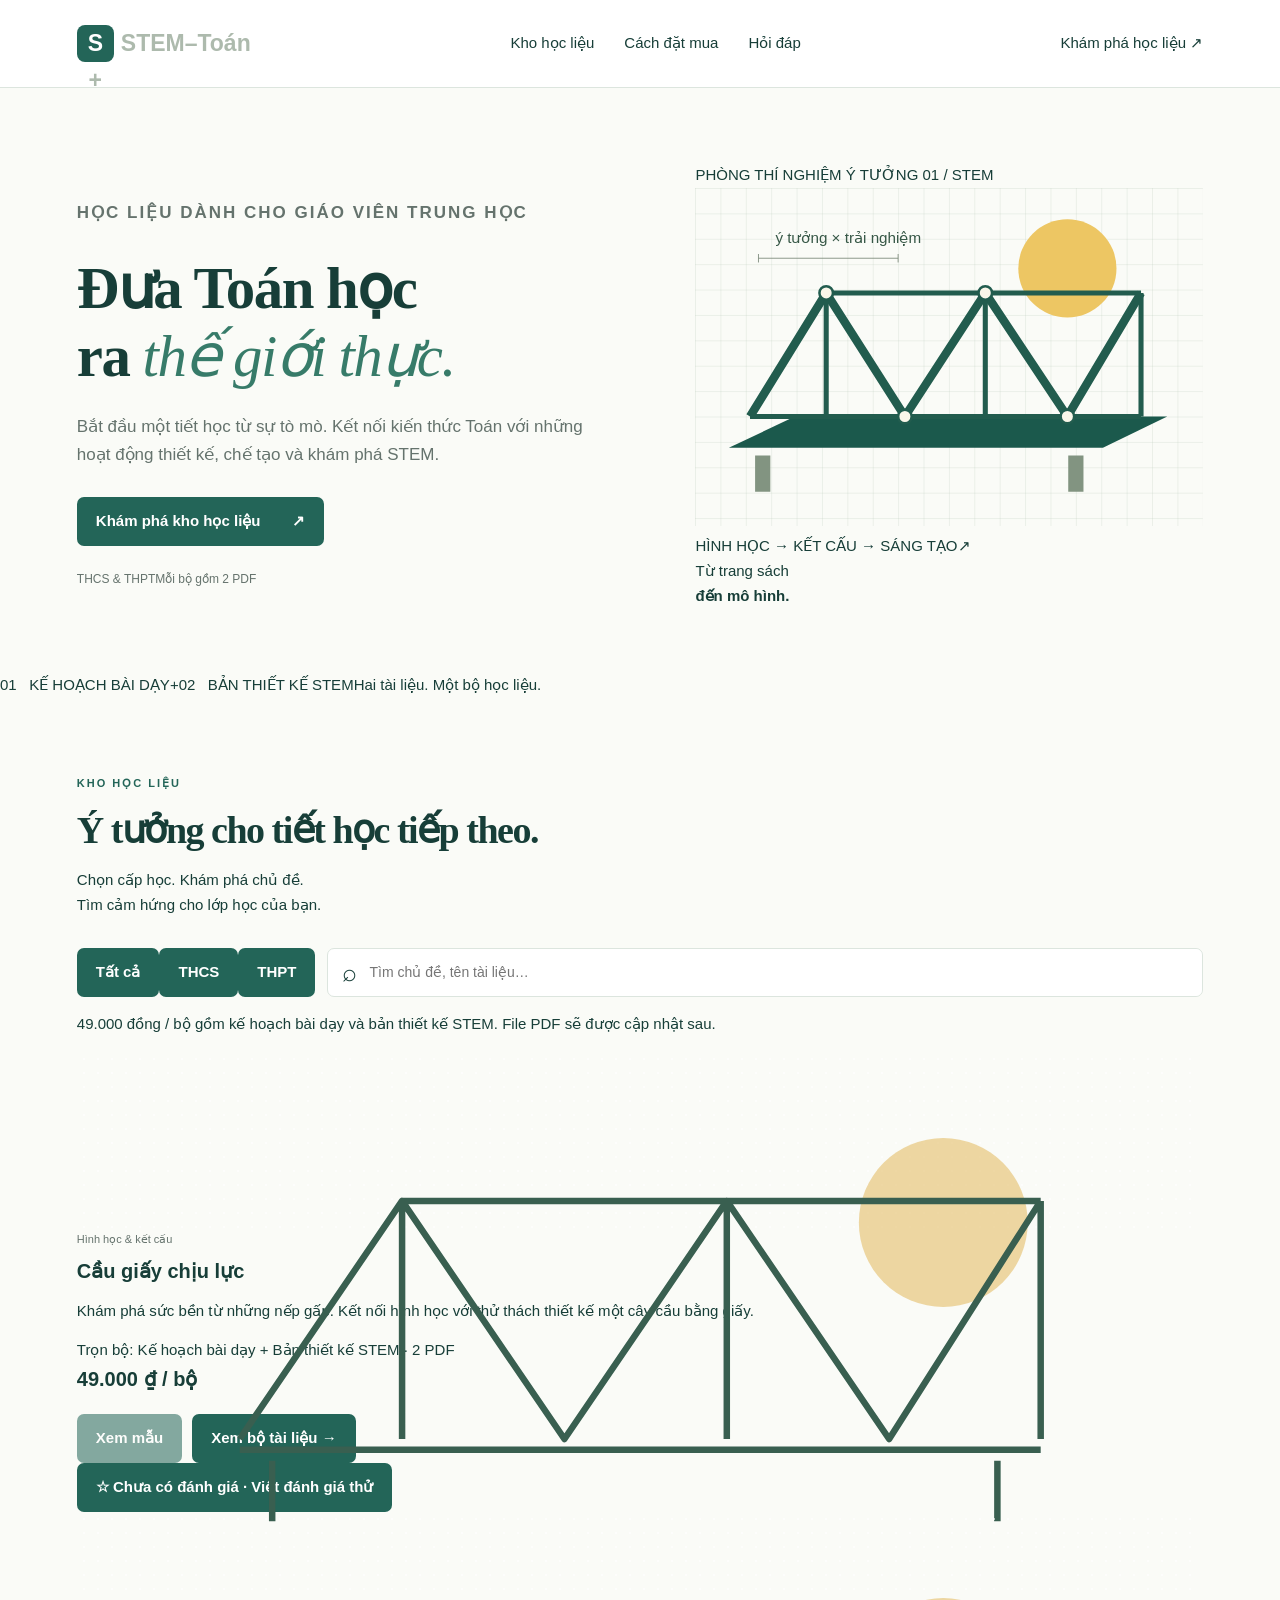
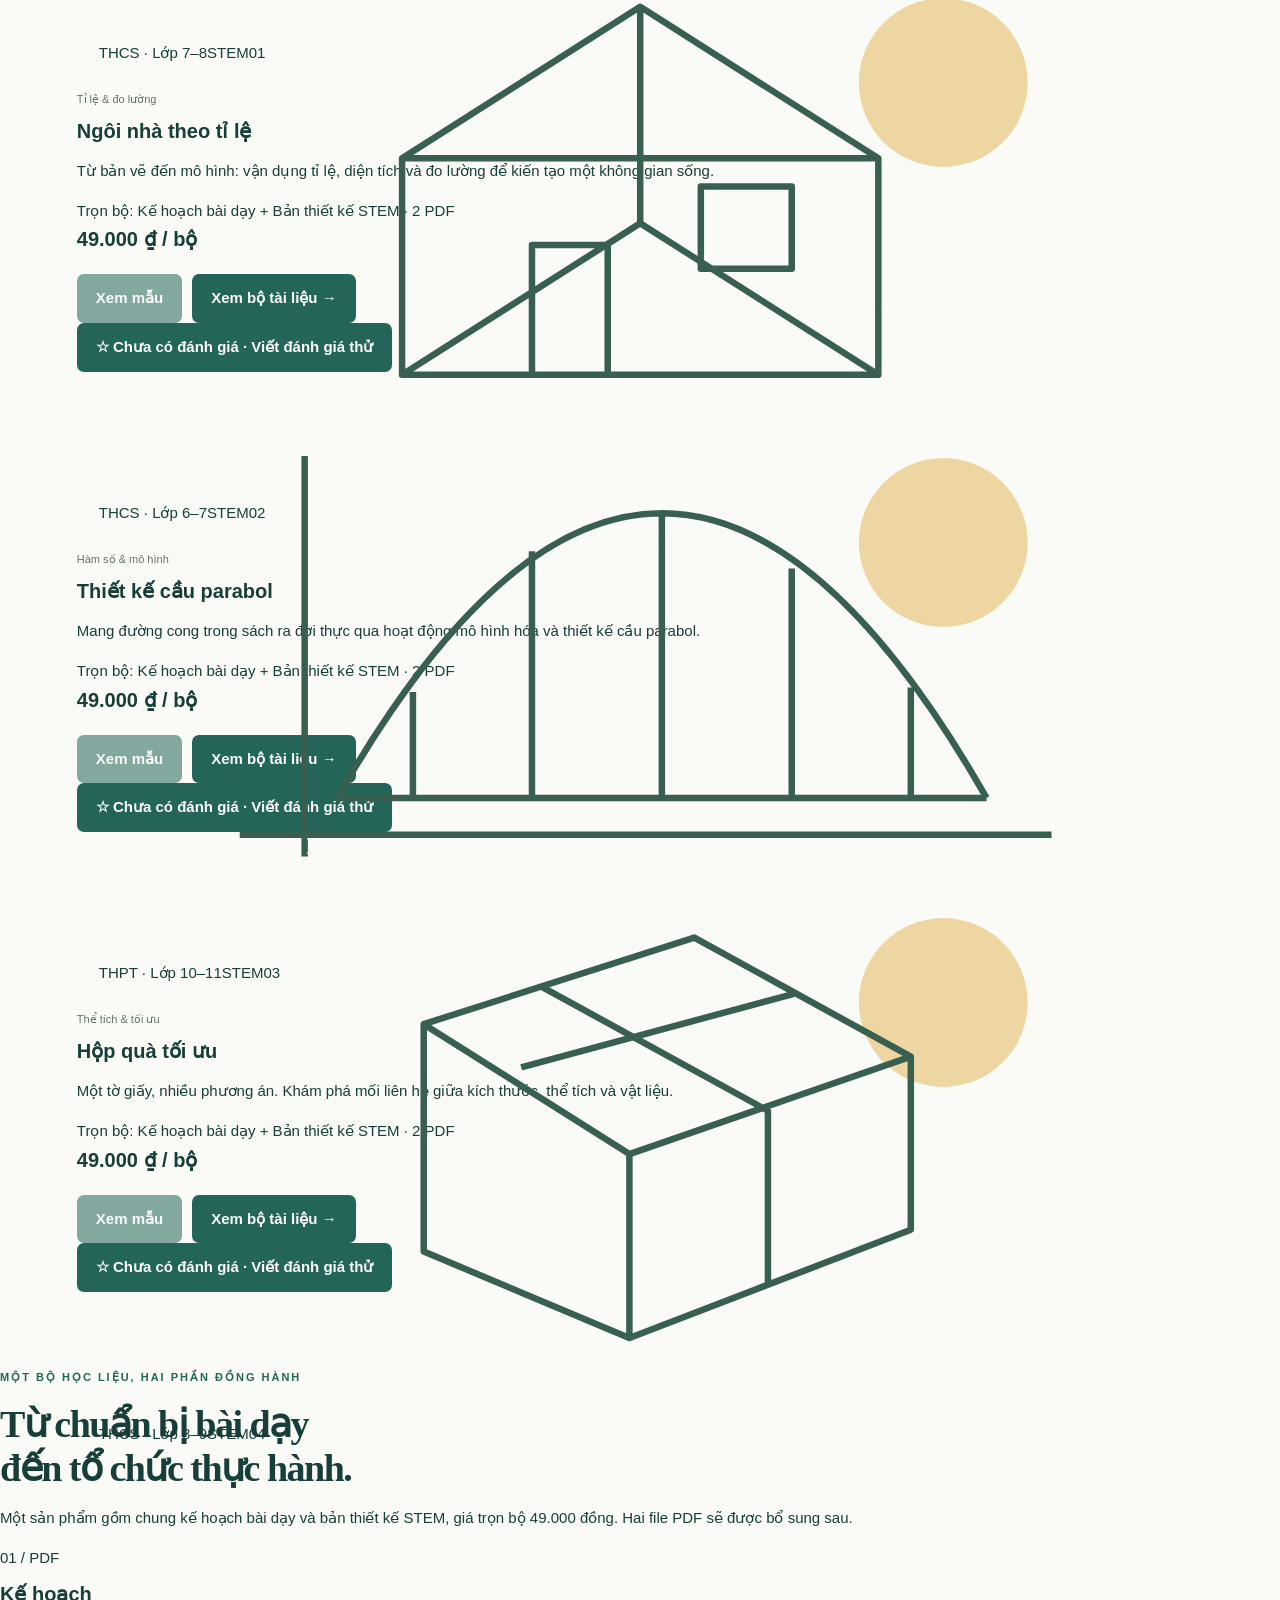
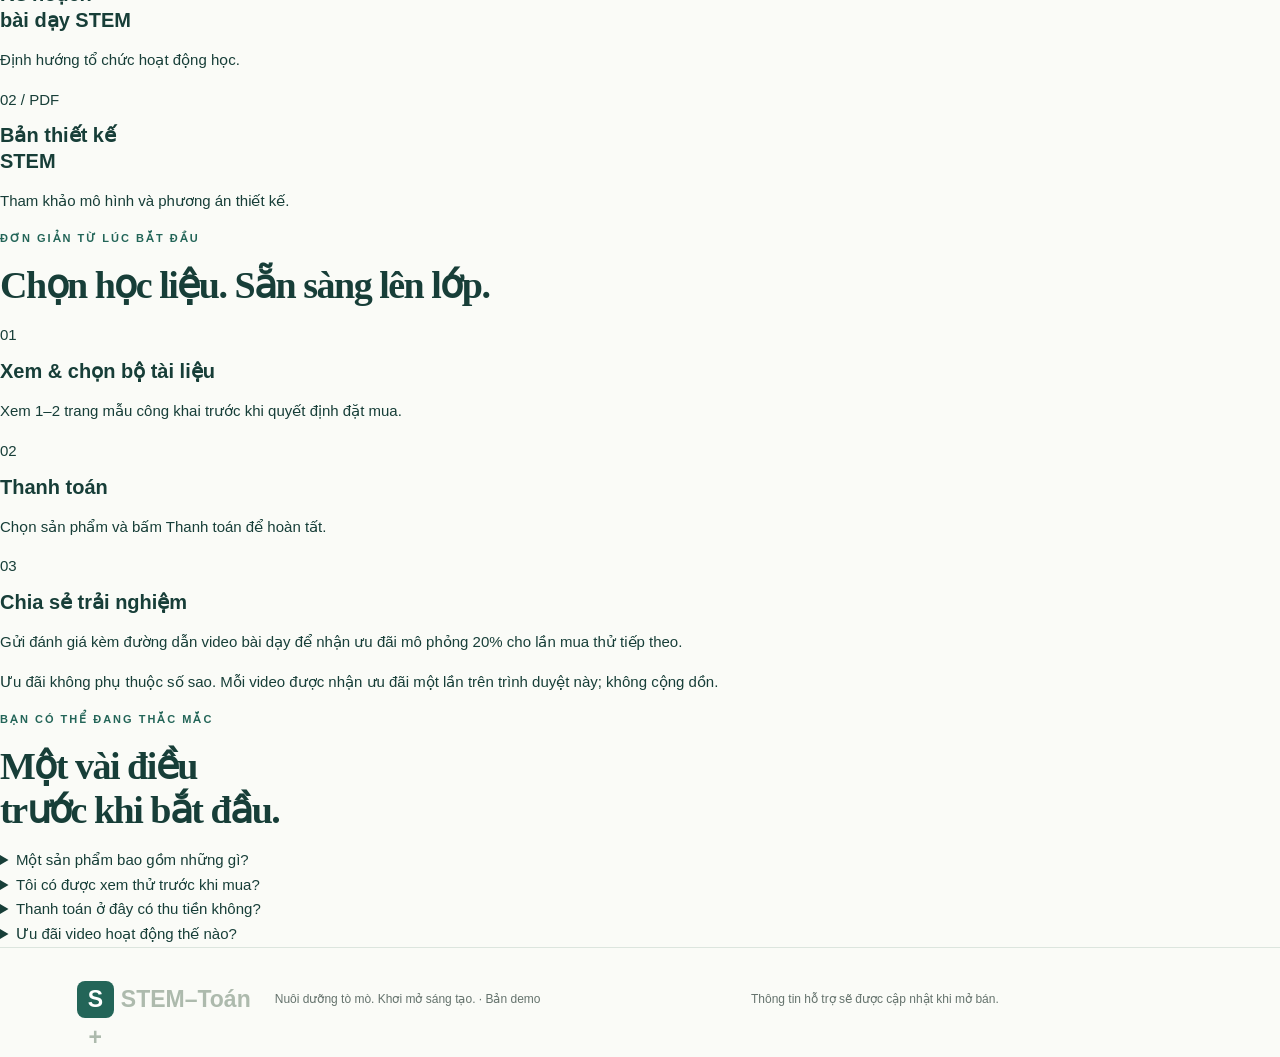
<file: index.html>
<!doctype html><html lang="vi"><head><meta charset="utf-8"><meta name="viewport" content="width=device-width,initial-scale=1"><meta name="description" content="Kho học liệu STEM–Toán cấp trung học: kế hoạch bài dạy và bản thiết kế trong một bộ tài liệu."><title>STEM–Toán | Từ ý tưởng đến lớp học</title><link rel="stylesheet" href="styles.css"><script src="content.js" defer></script><script src="demo.js" defer></script><script src="app.js" defer></script></head><body>
<header class="header"><a class="brand" href="#"><span class="logo">S<span>+</span></span><span data-brand>STEM–Toán</span></a><nav aria-label="Điều hướng"><a href="#kho">Kho học liệu</a><a href="#cach-mua">Cách đặt mua</a><a href="#hoi-dap">Hỏi đáp</a></nav><a class="nav-cta" href="#kho">Khám phá học liệu ↗</a></header>
<main><section class="hero"><div class="hero-copy"><p class="eyebrow"><span></span> HỌC LIỆU DÀNH CHO GIÁO VIÊN TRUNG HỌC</p><h1>Đưa Toán học<br>ra <em>thế giới thực.</em></h1><p class="lead">Bắt đầu một tiết học từ sự tò mò. Kết nối kiến thức Toán với những hoạt động thiết kế, chế tạo và khám phá STEM.</p><a class="button" href="#kho">Khám phá kho học liệu <span>↗</span></a><div class="hero-note"><span>THCS & THPT</span><span>Mỗi bộ gồm 2 PDF</span></div></div><div class="hero-art" aria-label="Minh họa mô hình cầu hình học"><div class="art-top">PHÒNG THÍ NGHIỆM Ý TƯỞNG <span>01 / STEM</span></div><svg viewBox="0 0 600 400" role="img" aria-label="Cây cầu với các tam giác kết cấu"><defs><pattern id="grid" width="30" height="30" patternUnits="userSpaceOnUse"><path d="M 30 0 L 0 0 0 30" fill="none" stroke="#bbcabb" stroke-width=".6"/></pattern></defs><rect width="600" height="400" fill="url(#grid)"/><circle cx="440" cy="95" r="58" fill="#edc663"/><path d="M40 307L482 307L558 270L118 270Z" fill="#1b594c"/><path d="M65 270L155 124L248 270L343 124L440 270L527 124" fill="none" stroke="#225c4e" stroke-width="10" stroke-linejoin="round"/><path d="M65 270H527M155 124H527M155 124V270M343 124V270M527 124V270" fill="none" stroke="#225c4e" stroke-width="6"/><path d="M80 316V359M450 316V359" stroke="#829481" stroke-width="18"/><g fill="#faf6e9" stroke="#225c4e" stroke-width="3"><circle cx="155" cy="124" r="8"/><circle cx="343" cy="124" r="8"/><circle cx="248" cy="270" r="8"/><circle cx="440" cy="270" r="8"/></g><path d="M75 83H240M75 78V88M240 78V88" stroke="#798878"/><text x="95" y="65" fill="#365746" font-size="18">ý tưởng × trải nghiệm</text></svg><div class="art-bottom"><span>HÌNH HỌC → KẾT CẤU → SÁNG TẠO</span><span class="round">↗</span></div><div class="paper-tag">Từ trang sách<br><strong>đến mô hình.</strong></div></div></section>
<div class="ribbon"><span>01 &nbsp; KẾ HOẠCH BÀI DẠY</span><span class="plus">+</span><span>02 &nbsp; BẢN THIẾT KẾ STEM</span><span class="ribbon-note">Hai tài liệu. Một bộ học liệu.</span></div>
<section id="kho" class="catalog section"><div class="section-heading"><div><p class="eyebrow">KHO HỌC LIỆU</p><h2>Ý tưởng cho tiết học tiếp theo.</h2></div><p>Chọn cấp học. Khám phá chủ đề.<br>Tìm cảm hứng cho lớp học của bạn.</p></div><div class="filters"><div class="tabs" role="group" aria-label="Lọc cấp học"><button class="active" data-level="all" aria-pressed="true">Tất cả</button><button data-level="THCS" aria-pressed="false">THCS</button><button data-level="THPT" aria-pressed="false">THPT</button></div><label class="search"><span>⌕</span><input id="search" type="search" placeholder="Tìm chủ đề, tên tài liệu…" aria-label="Tìm tài liệu"></label></div><p class="catalog-note">49.000 đồng / bộ gồm kế hoạch bài dạy và bản thiết kế STEM. File PDF sẽ được cập nhật sau.</p><div id="products" class="products"></div><p id="empty" hidden>Chưa tìm thấy bộ tài liệu phù hợp. Bạn thử từ khóa khác nhé.</p></section>
<section class="bundle section"><div><p class="eyebrow">MỘT BỘ HỌC LIỆU, HAI PHẦN ĐỒNG HÀNH</p><h2>Từ chuẩn bị bài dạy<br>đến tổ chức thực hành.</h2><p>Một sản phẩm gồm chung kế hoạch bài dạy và bản thiết kế STEM, giá trọn bộ 49.000 đồng. Hai file PDF sẽ được bổ sung sau.</p></div><div class="documents"><article><span>01 / PDF</span><h3>Kế hoạch<br>bài dạy STEM</h3><p>Định hướng tổ chức hoạt động học.</p><div class="doc-lines"></div></article><article><span>02 / PDF</span><h3>Bản thiết kế<br>STEM</h3><p>Tham khảo mô hình và phương án thiết kế.</p><div class="doc-lines"></div></article></div></section>
<section id="cach-mua" class="section"><div class="section-heading"><div><p class="eyebrow">ĐƠN GIẢN TỪ LÚC BẮT ĐẦU</p><h2>Chọn học liệu. Sẵn sàng lên lớp.</h2></div></div><div class="steps"><article><span>01</span><h3>Xem & chọn bộ tài liệu</h3><p>Xem 1–2 trang mẫu công khai trước khi quyết định đặt mua.</p></article><article><span>02</span><h3>Thanh toán</h3><p>Chọn sản phẩm và bấm Thanh toán để hoàn tất.</p></article><article><span>03</span><h3>Chia sẻ trải nghiệm</h3><p>Gửi đánh giá kèm đường dẫn video bài dạy để nhận ưu đãi mô phỏng 20% cho lần mua thử tiếp theo.</p></article></div><p class="fine">Ưu đãi không phụ thuộc số sao. Mỗi video được nhận ưu đãi một lần trên trình duyệt này; không cộng dồn.</p></section>
<section id="hoi-dap" class="faq section"><div><p class="eyebrow">BẠN CÓ THỂ ĐANG THẮC MẮC</p><h2>Một vài điều<br>trước khi bắt đầu.</h2></div><div><details><summary>Một sản phẩm bao gồm những gì?</summary><p>Mỗi bộ gồm PDF kế hoạch bài dạy và PDF bản thiết kế STEM, với giá chung 49.000 đồng cho cả bộ. Hai PDF sẽ được bổ sung sau, không bán tách riêng.</p></details><details><summary>Tôi có được xem thử trước khi mua?</summary><p>Có. Khi bộ tài liệu có bản mẫu, nút Xem mẫu sẽ hiển thị tối đa 2 trang xem trước của bộ đó.</p></details><details><summary>Thanh toán ở đây có thu tiền không?</summary><p>Không. Đây là bản trình diễn. Thông báo thành công không xác nhận giao dịch ngân hàng và không cấp quyền tải PDF.</p></details><details><summary>Ưu đãi video hoạt động thế nào?</summary><p>Gửi đánh giá kèm link video bài dạy để nhận ưu đãi thử 20%, tự áp dụng một lần khi bấm thanh toán thử tiếp theo. Mọi dữ liệu chỉ ở trình duyệt của bạn, chưa gửi đến người bán. Không cần đánh giá tích cực để nhận ưu đãi.</p></details></div></section>
</main><footer><a class="brand" href="#"><span class="logo">S<span>+</span></span><span data-brand>STEM–Toán</span></a><p>Nuôi dưỡng tò mò. Khơi mở sáng tạo. · Bản demo</p><p id="contact">Thông tin hỗ trợ sẽ được cập nhật khi mở bán.</p></footer>
<dialog id="preview"><div class="dialog-head"><h2 id="preview-title">Xem mẫu</h2><button id="close-preview" aria-label="Đóng bản xem mẫu">✕</button></div><p>Bản xem trước · tối đa 2 trang</p><div id="preview-pages"></div></dialog>
<dialog id="payment-dialog"><div class="dialog-head"><h2>Thanh toán thành công</h2><button type="button" data-close="payment-dialog" aria-label="Đóng thông báo">✕</button></div><p id="payment-message"></p><button class="button" id="payment-files" type="button">Xem bộ tài liệu</button> <button class="button" id="payment-review">Đánh giá sản phẩm</button></dialog>
<dialog id="reviews-dialog"><div class="dialog-head"><h2 id="reviews-title">Đánh giá</h2><button type="button" data-close="reviews-dialog" aria-label="Đóng đánh giá">✕</button></div><p class="review-promo">Chia sẻ video bài dạy · Nhận ưu đãi <strong>20%</strong> cho lần mua tiếp theo, không phụ thuộc số sao.</p><p>Đánh giá chỉ lưu trên trình duyệt này, chưa công khai và chưa gửi đến người bán. </p><div id="reviews-list"></div><form id="review-form"><label for="review-name">Tên hiển thị</label><input id="review-name" required maxlength="60" placeholder="Tên bạn muốn hiển thị"><label for="review-stars">Mức đánh giá</label><select id="review-stars"><option value="5">5 sao</option><option value="4">4 sao</option><option value="3">3 sao</option><option value="2">2 sao</option><option value="1">1 sao</option></select><label for="review-text">Chia sẻ của bạn</label><textarea id="review-text" required maxlength="2000" placeholder="Điều hữu ích và điều bạn muốn cải thiện…"></textarea><label for="review-video">Link video bài dạy (không bắt buộc)</label><input id="review-video" type="url" placeholder="https://…"><small>Dán link video của bạn. Bản thử không tải video lên hoặc kiểm duyệt nội dung. Chỉ chia sẻ hình ảnh học sinh khi đã có quyền phù hợp.</small><button class="button" type="submit">Gửi đánh giá</button><p id="review-status" role="status" aria-live="polite"></p></form><button id="reset-demo" class="review-link">Xóa dữ liệu trải nghiệm trên máy này</button></dialog></body></html>
</file>
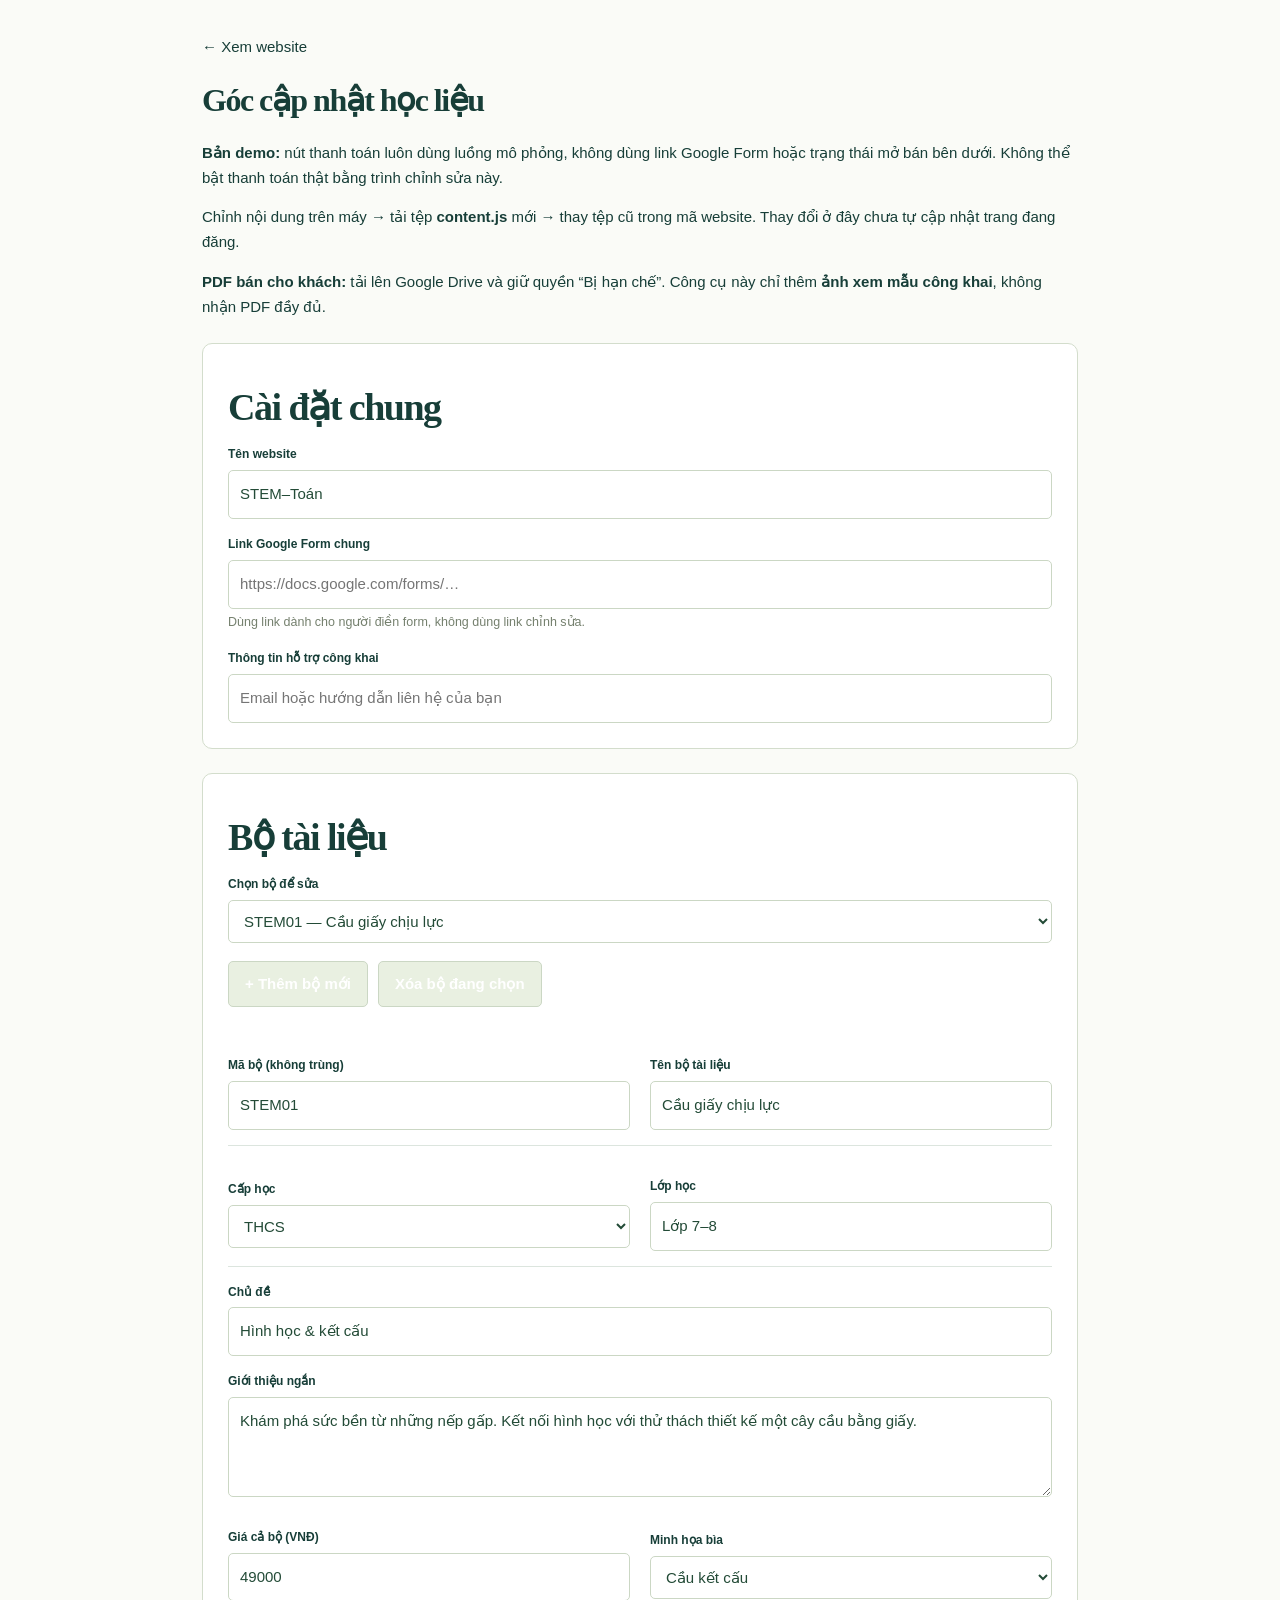
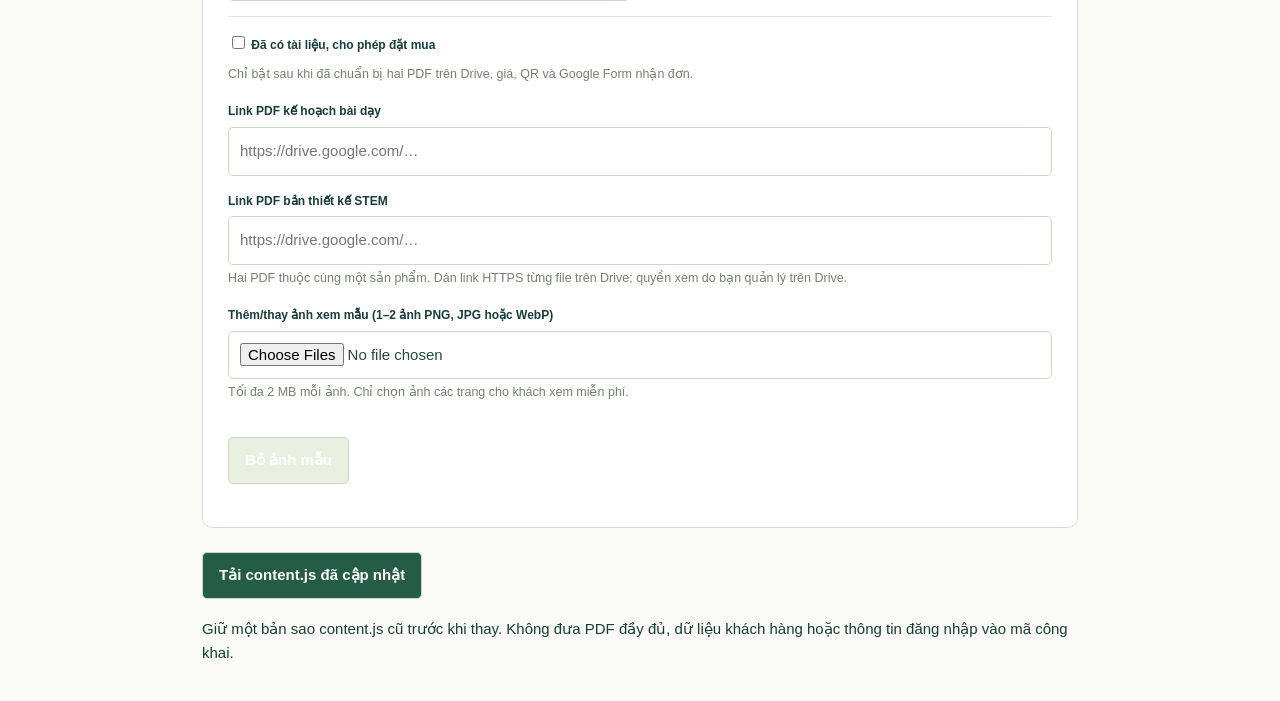
<file: editor.html>
<!doctype html><html lang="vi"><head><meta charset="utf-8"><meta name="viewport" content="width=device-width,initial-scale=1"><title>Chỉnh sửa kho STEM–Toán</title><link rel="stylesheet" href="styles.css"><style>main{max-width:920px;margin:35px auto;padding:0 22px}h1{font-size:32px}label{display:block;margin:16px 0 5px;font-weight:bold;font-size:12px}input,select,textarea{display:block;width:100%;border:1px solid #cbd7c4;border-radius:5px;padding:11px;background:#fff;color:#234b37}textarea{min-height:100px}input[type=checkbox]{display:inline;width:auto}section{margin:24px 0;padding:25px;border:1px solid #d3ddcc;border-radius:10px;background:#fff}.row{display:grid;grid-template-columns:1fr 1fr;gap:20px}.toolbar{display:flex;gap:10px;flex-wrap:wrap;margin:18px 0}.toolbar button{border:1px solid #cbd7c4;padding:10px 16px;border-radius:5px;background:#e9f0e1}.toolbar .primary{background:#245c47;color:white}#images{display:flex;gap:15px;margin-top:15px}#images img{width:100px;height:140px;object-fit:contain;border:1px solid #ddd}#status{color:#245c47;font-weight:bold}small{color:#75806e}@media(max-width:600px){.row{grid-template-columns:1fr}section{padding:18px}}</style><script src="content.js" defer></script><script src="editor.js" defer></script></head><body><main><a href="index.html">← Xem website</a><h1>Góc cập nhật học liệu</h1><p><strong>Bản demo:</strong> nút thanh toán luôn dùng luồng mô phỏng, không dùng link Google Form hoặc trạng thái mở bán bên dưới. Không thể bật thanh toán thật bằng trình chỉnh sửa này.</p><p>Chỉnh nội dung trên máy → tải tệp <strong>content.js</strong> mới → thay tệp cũ trong mã website. Thay đổi ở đây chưa tự cập nhật trang đang đăng.</p><p><strong>PDF bán cho khách:</strong> tải lên Google Drive và giữ quyền “Bị hạn chế”. Công cụ này chỉ thêm <strong>ảnh xem mẫu công khai</strong>, không nhận PDF đầy đủ.</p><section><h2>Cài đặt chung</h2><label for="brand">Tên website</label><input id="brand"><label for="form">Link Google Form chung</label><input id="form" type="url" placeholder="https://docs.google.com/forms/…"><small>Dùng link dành cho người điền form, không dùng link chỉnh sửa.</small><label for="contact">Thông tin hỗ trợ công khai</label><input id="contact" placeholder="Email hoặc hướng dẫn liên hệ của bạn"></section><section><h2>Bộ tài liệu</h2><label for="choose">Chọn bộ để sửa</label><select id="choose"></select><div class="toolbar"><button id="add">+ Thêm bộ mới</button><button id="remove">Xóa bộ đang chọn</button></div><div class="row"><div><label for="id">Mã bộ (không trùng)</label><input id="id"></div><div><label for="title">Tên bộ tài liệu</label><input id="title"></div></div><div class="row"><div><label for="level">Cấp học</label><select id="level"><option>THCS</option><option>THPT</option></select></div><div><label for="grades">Lớp học</label><input id="grades"></div></div><label for="topic">Chủ đề</label><input id="topic"><label for="description">Giới thiệu ngắn</label><textarea id="description"></textarea><div class="row"><div><label for="price">Giá cả bộ (VNĐ)</label><input id="price" type="number" min="0" step="1000"></div><div><label for="art">Minh họa bìa</label><select id="art"><option value="bridge">Cầu kết cấu</option><option value="house">Ngôi nhà</option><option value="curve">Cầu parabol</option><option value="box">Hộp quà</option></select></div></div><label><input id="available" type="checkbox"> Đã có tài liệu, cho phép đặt mua</label><small>Chỉ bật sau khi đã chuẩn bị hai PDF trên Drive, giá, QR và Google Form nhận đơn.</small><label for="lessonPdf">Link PDF kế hoạch bài dạy</label><input id="lessonPdf" type="url" placeholder="https://drive.google.com/…"><label for="designPdf">Link PDF bản thiết kế STEM</label><input id="designPdf" type="url" placeholder="https://drive.google.com/…"><small>Hai PDF thuộc cùng một sản phẩm. Dán link HTTPS từng file trên Drive; quyền xem do bạn quản lý trên Drive.</small><label for="uploads">Thêm/thay ảnh xem mẫu (1–2 ảnh PNG, JPG hoặc WebP)</label><input id="uploads" type="file" accept="image/png,image/jpeg,image/webp" multiple><small>Tối đa 2 MB mỗi ảnh. Chỉ chọn ảnh các trang cho khách xem miễn phí.</small><div id="images"></div><div class="toolbar"><button id="clear">Bỏ ảnh mẫu</button></div></section><div class="toolbar"><button class="primary" id="export">Tải content.js đã cập nhật</button></div><p id="status" role="status" aria-live="polite"></p><p>Giữ một bản sao content.js cũ trước khi thay. Không đưa PDF đầy đủ, dữ liệu khách hàng hoặc thông tin đăng nhập vào mã công khai.</p></main></body></html>
</file>
<file: styles.css>
:root{--ink:#173e38;--green:#236558;--muted:#65736d;--line:#dce5de;--bg:#fafbf7}*{box-sizing:border-box}html{scroll-behavior:smooth;scroll-padding-top:95px}body{margin:0;background:var(--bg);color:var(--ink);font:15px/1.65 Arial,sans-serif}header{height:88px;padding:0 6%;display:flex;justify-content:space-between;align-items:center;background:#ffffffee;border-bottom:1px solid var(--line);position:sticky;top:0;z-index:5}a{color:inherit;text-decoration:none}button,input,select,textarea{font:inherit}button,.button{cursor:pointer;border:0;border-radius:7px;background:var(--green);color:white;padding:12px 19px;font-weight:600}button:disabled{opacity:.55;cursor:not-allowed}.outline{border:1px solid var(--line);background:white;color:var(--ink)}button:hover,.button:hover{filter:brightness(.94)}button:focus-visible,a:focus-visible,input:focus-visible,select:focus-visible{outline:3px solid #dda34a;outline-offset:3px}.brand{font-size:23px;font-weight:700;white-space:nowrap}.brand span:not(.logo){color:#adbaad}.logo{display:inline-grid;place-items:center;width:37px;height:37px;border-radius:8px;background:var(--green);color:white;margin-right:7px}nav{display:flex;gap:30px;align-items:center}#cart-count{border-radius:50%;padding:2px 7px;background:#e8eee7;margin-left:7px}.hero{max-width:1400px;margin:auto;padding:75px 6% 65px;display:grid;grid-template-columns:1.1fr 1fr;gap:60px;align-items:center}.eyebrow{font-size:11px;font-weight:700;letter-spacing:2px;color:var(--green)}h1,h2,.paper strong{font-family:Georgia,'Times New Roman',serif;line-height:1.16;letter-spacing:-1.5px}h1{font-size:clamp(40px,4.6vw,66px);margin:22px 0}h1 em{font-weight:normal;color:#377b69}.hero p{max-width:510px;color:var(--muted);font-size:17px;margin-bottom:28px}.button{display:inline-flex;gap:32px}.hero-note{margin-top:24px;font-size:12px;color:var(--muted)}.illustration{position:relative;padding:30px;background-color:#eaf0e6;background-image:linear-gradient(#dce6db 1px,transparent 1px),linear-gradient(90deg,#dce6db 1px,transparent 1px);background-size:26px 26px;border-radius:45% 45% 16px 16px}.paper{padding:28px;background:#fffefa;transform:rotate(-5deg);box-shadow:0 18px 35px #294d3815;border:1px solid #e2e5da}.paper>span{font-size:9px;letter-spacing:2px}.paper svg{width:100%;display:block}.paper strong{font-size:27px;display:block}.paper-foot{font-size:8px;letter-spacing:2px;margin-top:27px;border-top:1px solid var(--line);padding-top:13px}.float{position:absolute;right:-15px;bottom:22px;background:var(--ink);color:white;padding:13px 23px;border-radius:8px;transform:rotate(4deg);font-size:13px}.subjects{display:flex;justify-content:space-evenly;gap:15px;flex-wrap:wrap;padding:22px 5%;border-block:1px solid var(--line);font-size:13px;color:var(--muted)}.subjects span:before{content:'✧';color:#438070;margin-right:10px}.catalog{max-width:1400px;padding:65px 6%;margin:auto}h2{font-size:38px;margin:16px 0}.section-head p{color:var(--muted)}.filters{display:flex;gap:12px;margin-top:30px}input,select,textarea{padding:12px;border:1px solid var(--line);border-radius:7px;background:white;color:var(--ink);min-width:0}.search{flex:1;display:flex;align-items:center;border:1px solid var(--line);border-radius:7px;background:white;padding-left:14px;font-size:25px}.search input{border:0;width:100%;font-size:14px}.muted{font-size:13px;color:var(--muted)}.grid{display:grid;grid-template-columns:repeat(3,1fr);gap:24px}.card{background:white;border:1px solid var(--line);border-radius:12px;overflow:hidden;transition:transform .2s}.card:hover{transform:translateY(-3px)}.cover{height:178px;padding:19px 22px;position:relative;background-image:radial-gradient(#ffffff99 1px,transparent 1px);background-size:14px 14px}.mint{background-color:#e2eee5}.sand{background-color:#f2ebdc}.blue{background-color:#e1ecf3}.pink{background-color:#f1e4df}.cover .tag{background:#ffffffcf;padding:4px 9px;border-radius:4px;font-size:10px;font-weight:600}.cover .symbol{position:absolute;right:28px;top:14px;font:105px Georgia;opacity:.5}.cover .topic{position:absolute;bottom:18px;font-size:12px;letter-spacing:1px}.card-body{padding:22px}.meta{font-size:11px;color:var(--muted)}h3{font-size:20px;line-height:1.3;margin:10px 0}.card p{color:var(--muted);font-size:13px;min-height:43px}.price{font-size:20px;font-weight:700}.price small{font-size:10px;font-weight:normal;color:var(--muted);display:block}.card-actions{display:flex;gap:8px;margin-top:16px}.card-actions button{font-size:12px;padding:10px;flex:1}.how{background:#edf2eb;padding:50px 6%;display:grid;grid-template-columns:1.3fr repeat(3,1fr);gap:35px}.how h2{font-size:30px}.how article>b{font:30px Georgia;color:#85a491}.how h3{font-size:17px}.how p{font-size:13px;color:var(--muted)}.bottom{text-align:center;padding:65px 20px}.bottom p{color:var(--muted)}.bottom a{font-weight:700;border-bottom:1px solid var(--ink)}footer{border-top:1px solid var(--line);padding:30px 6%;display:flex;align-items:center;gap:24px;font-size:12px}footer p{flex:1;color:var(--muted)}dialog{border:1px solid var(--line);border-radius:14px;padding:30px;width:min(760px,94vw);max-height:90vh;color:var(--ink)}dialog::backdrop{background:#102b256b;backdrop-filter:blur(4px)}.close{float:right;background:#edf2eb;color:var(--ink);font-size:23px;padding:1px 12px}dialog h2{font-size:29px;margin-right:30px}.preview{width:100%;display:block;margin:15px 0;border:1px solid var(--line)}.notice{padding:16px;background:#f6f1e6;border-radius:7px;font-size:13px;margin:16px 0}.row{display:flex;align-items:center;justify-content:space-between;gap:14px;padding:15px 0;border-bottom:1px solid var(--line)}.row small{display:block}.row button{background:#f2f4ef;color:var(--ink);padding:5px 12px}.total{font-size:22px;font-weight:bold;margin:20px 0}.stack{display:grid;gap:12px}.stack label{display:grid;gap:5px}.qr{display:block;max-width:270px;max-height:320px;margin:20px auto}.actions{display:flex;flex-wrap:wrap;gap:10px;margin-top:18px}#toast{position:fixed;bottom:25px;left:50%;transform:translateX(-50%);background:var(--ink);color:white;padding:12px 24px;border-radius:8px;z-index:20;display:none}.editor{max-width:900px;margin:40px auto;padding:20px}.editor textarea{width:100%;min-height:450px;font:13px/1.5 monospace}.empty{grid-column:1/-1;padding:40px;text-align:center;border:1px dashed var(--line)}@media(max-width:950px){.grid{grid-template-columns:repeat(2,1fr)}.hero{gap:25px}.filters{flex-wrap:wrap}.search{flex-basis:100%}.how{grid-template-columns:repeat(2,1fr)}footer{flex-wrap:wrap}}@media(max-width:600px){header{height:72px;padding:0 5%}.brand{font-size:19px}nav{gap:10px}nav>a{display:none}nav button{font-size:12px;padding:9px}.hero{grid-template-columns:1fr;padding:40px 6%}.illustration{margin:0 20px}.hero h1{font-size:45px}.grid{grid-template-columns:1fr}.filters select{flex:1;width:100%;font-size:12px}.catalog{padding:40px 6%}h2{font-size:32px}.how{grid-template-columns:1fr;gap:20px}.how h2 br{display:none}footer{display:block}footer>a{display:inline-block;margin-right:16px}dialog{padding:22px}.row{align-items:flex-start}}

/* Added review and demo-checkout components; original visual identity is preserved. */
.review-section{max-width:1400px;margin:0 auto;padding:65px 6%}.review-heading{display:flex;align-items:center;justify-content:space-between;gap:30px}.review-heading>div:first-child{max-width:680px}.review-heading p{color:var(--muted)}.review-promo{flex:0 0 160px;height:160px;border:1px solid var(--line);border-radius:50%;display:flex;flex-direction:column;align-items:center;justify-content:center;background:#edf2eb;transform:rotate(5deg)}.review-promo strong{font:44px Georgia,serif;color:var(--green)}.review-promo span{font-size:12px;color:var(--muted);text-align:center}.pending-orders{max-width:820px}.pending-review button{white-space:nowrap;font-size:12px;padding:9px 13px}.reviews-subtitle{margin-top:42px}.review-grid{display:grid;grid-template-columns:repeat(2,minmax(0,1fr));gap:20px}.review-card{min-width:0;background:#fff;border:1px solid var(--line);border-radius:12px;padding:18px}.review-card-head{display:flex;align-items:center;justify-content:space-between;gap:12px}.stars{color:#b77a23;letter-spacing:2px;white-space:nowrap}.review-date{font-size:11px;color:var(--muted);margin:5px 0}.review-comment{white-space:pre-wrap;overflow-wrap:anywhere}.review-card video,.video-preview video{display:block;width:100%;max-height:360px;border-radius:8px;background:#162c28;margin-top:12px}.video-preview{margin:12px 0}.video-missing{padding:24px;background:#f2f4ef;border-radius:8px;font-size:13px;color:var(--muted)}.review-storage-note{margin-top:24px}
.upload-progress{padding:14px 16px;border:1px solid var(--line);border-radius:9px;background:#f5f8f3;margin:4px 0 8px}.upload-progress-label{display:flex;justify-content:space-between;gap:12px;font-size:13px;font-weight:700}.upload-progress-label strong{font-variant-numeric:tabular-nums}.upload-progress-track{height:9px;margin-top:10px;background:#dce5de;border-radius:999px;overflow:hidden}.upload-progress-track span{display:block;width:0;height:100%;background:var(--green);border-radius:999px;transition:width .18s ease}.upload-progress.is-complete{border-color:#9abca9}.upload-progress.is-complete .upload-progress-track span{background:#2c8265}
.upload-box{display:grid;gap:7px;padding:22px;border:1px dashed #93b0a0;border-radius:10px;background:#f5f8f3;cursor:pointer}.upload-box input{width:100%;background:transparent}.upload-icon{display:grid;place-items:center;width:34px;height:34px;border-radius:50%;background:#e2eee5;font-size:22px;color:var(--green)}.payment-summary{margin:15px 0}.payment-summary .row{padding:9px 0}.discount-row{color:#267267}.final-total{font-size:18px;font-weight:bold;border-top:1px solid var(--line)}.order-lines .row small{display:block;color:var(--muted);font-size:11px}.success-mark{width:50px;height:50px;border-radius:50%;display:grid;place-items:center;background:#e2eee5;color:var(--green);font-size:28px;font-weight:bold;margin:5px 0 16px}.reward-panel{padding:20px;border:1px solid #c6d9c9;border-radius:10px;margin:18px 0;background:#f5f8f3}.reward-panel>strong{font-size:18px}.reward-code{display:inline-block;margin-top:6px;padding:5px 12px;border:1px dashed #80a18d;border-radius:5px;font-weight:bold;letter-spacing:2px}.payment-summary .discount-row strong{color:#267267}@media(max-width:950px){.review-grid{grid-template-columns:1fr 1fr}.review-heading{align-items:flex-start}}@media(max-width:600px){.review-section{padding:42px 6%}.review-heading{gap:10px}.review-promo{flex-basis:104px;width:104px;height:104px}.review-promo strong{font-size:30px}.review-promo span{font-size:10px}.review-grid{grid-template-columns:1fr}.pending-review{align-items:center}.pending-review button{white-space:normal}.upload-box{padding:15px}}
</file>
